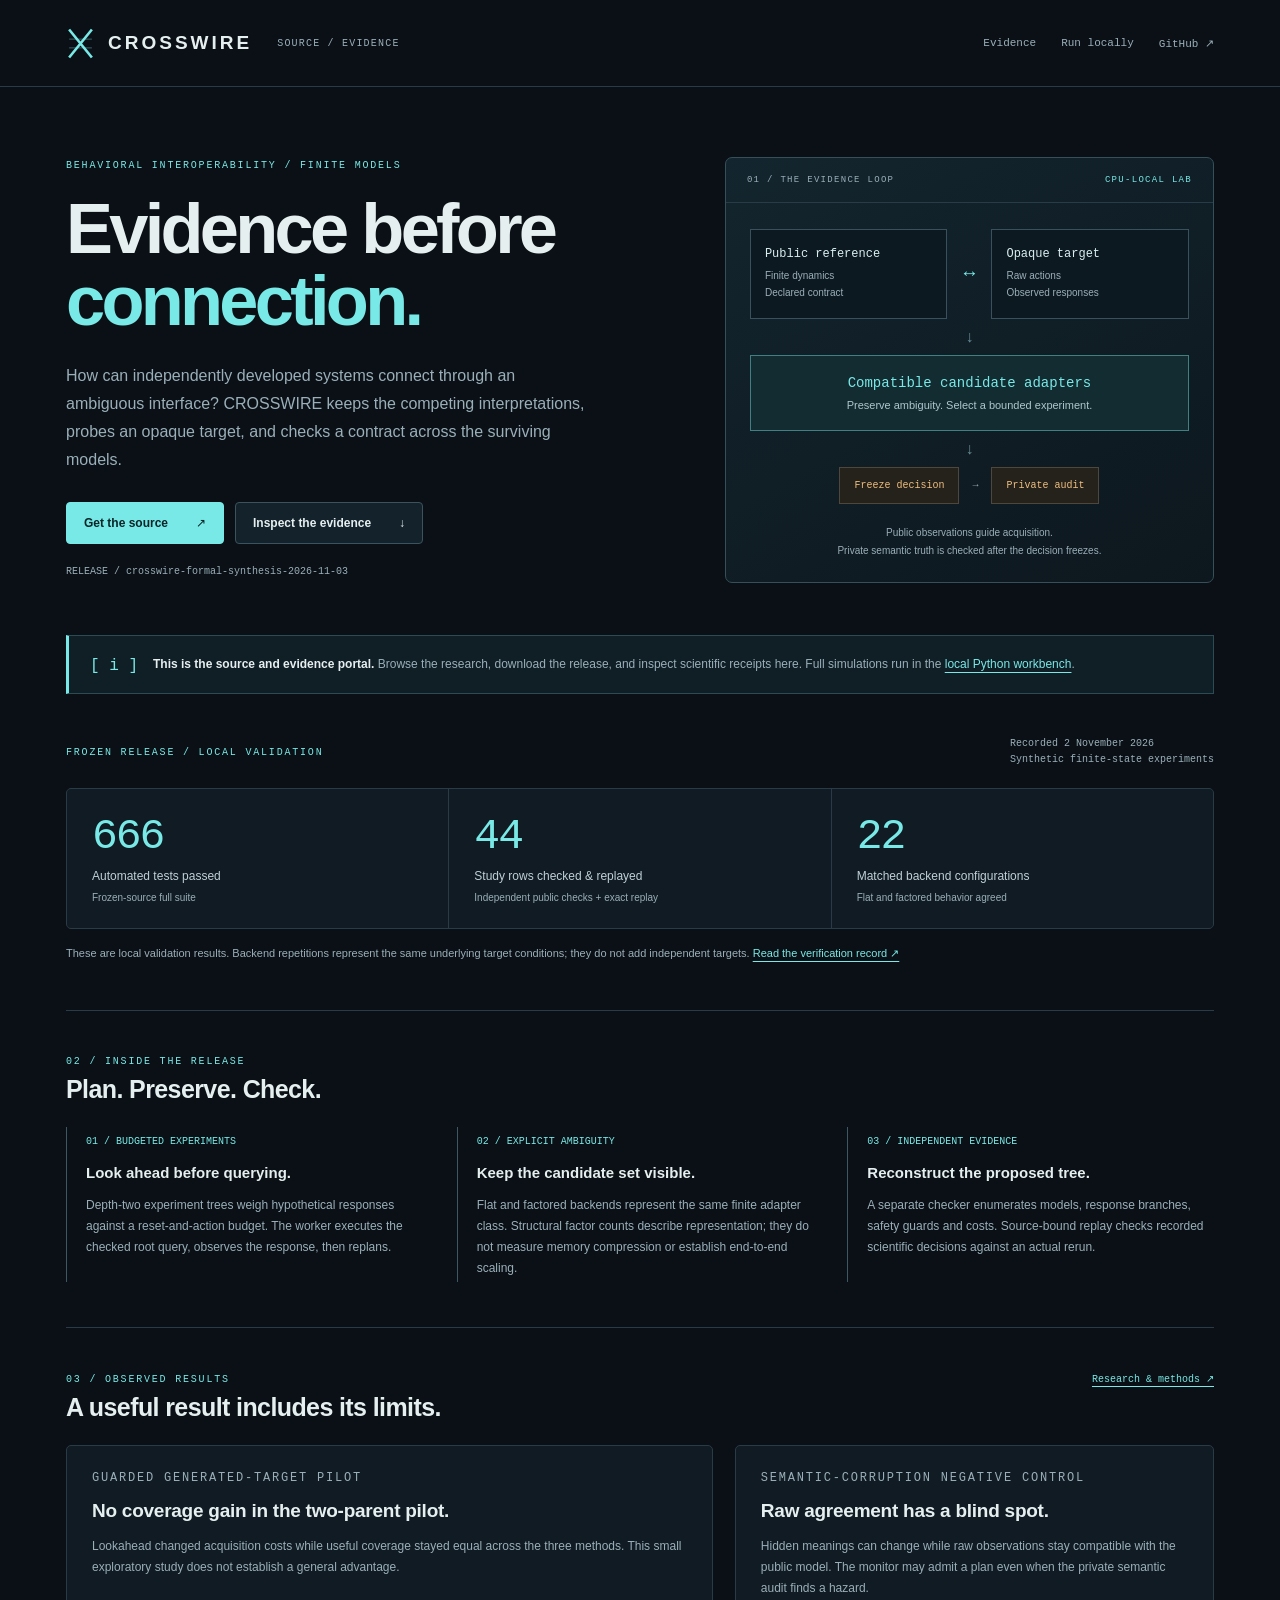
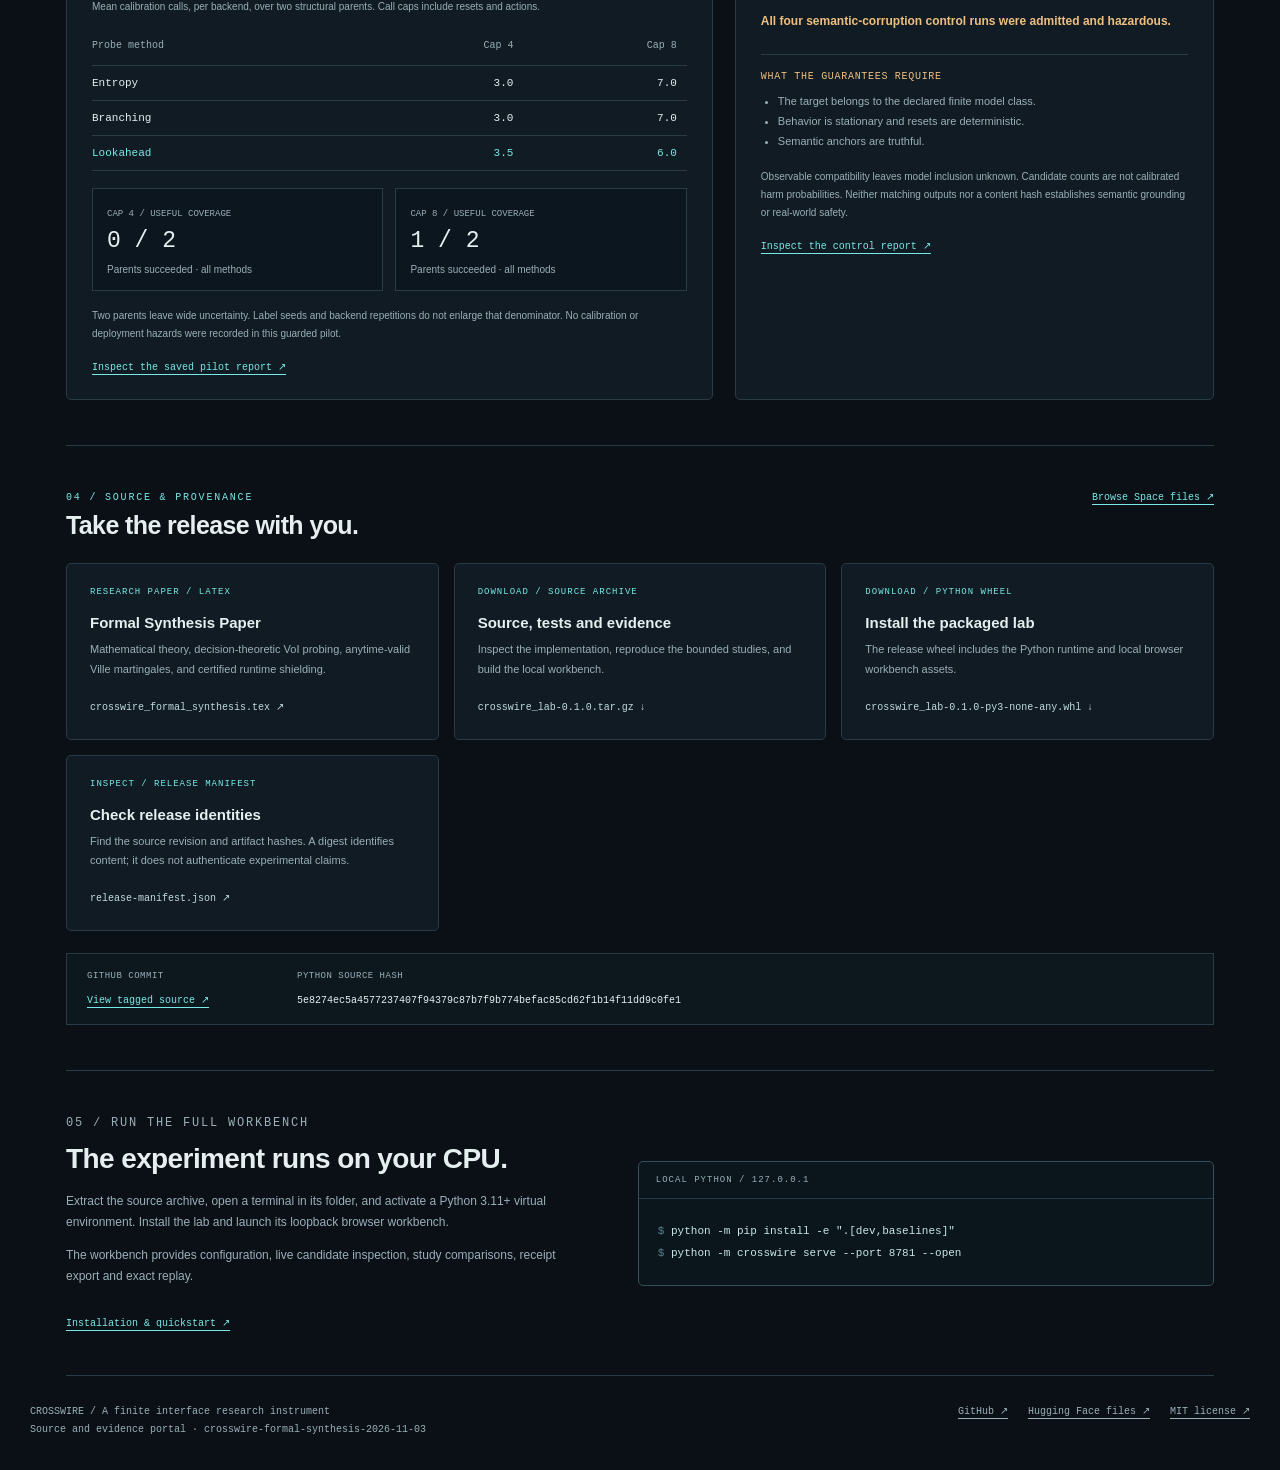
<file: publication/index.html>
<!doctype html>
<html lang="en">
<head>
  <meta charset="utf-8">
  <meta name="viewport" content="width=device-width, initial-scale=1">
  <meta name="color-scheme" content="dark">
  <meta name="description" content="CROSSWIRE source, scientific receipts and bounded experimental evidence for behavioral interoperability under ambiguous black-box interfaces.">
  <title>CROSSWIRE · Source &amp; evidence</title>
  <style>
    :root{color-scheme:dark;--bg:#0a1015;--panel:#101b23;--line:#293b46;--ink:#e6eff0;--muted:#9aafb9;--cyan:#78e9e6;--amber:#efbf80;--mono:Consolas,"Liberation Mono",monospace;font-family:"Segoe UI",Arial,sans-serif;color:var(--ink);background:var(--bg);font-synthesis:none}
    *{box-sizing:border-box}body{margin:0}a{color:var(--cyan);text-decoration-thickness:1px;text-underline-offset:4px}a:hover{color:#bbfffd}a:focus-visible,summary:focus-visible{outline:2px solid var(--cyan);outline-offset:5px}svg{display:block;max-width:100%}h1,h2,h3,p{margin-top:0}h1,h2,h3{font-weight:600}p{line-height:1.75}::selection{background:#285359;color:#fff}
    .wrap{max-width:1220px;margin:0 auto;padding:0 36px}.skip{position:absolute;left:20px;top:-80px;z-index:10;background:var(--panel);padding:14px}.skip:focus{top:12px}.masthead{border-bottom:1px solid var(--line)}.masthead-inner{min-height:86px;display:flex;align-items:center;justify-content:space-between;gap:24px}.brand{display:flex;align-items:center;gap:13px;color:var(--ink);text-decoration:none;font-size:19px;font-weight:750;letter-spacing:3px}.brand svg{width:29px;height:35px;color:var(--cyan)}.brand small{color:var(--muted);font:10px var(--mono);letter-spacing:1.2px;font-weight:400;margin-left:12px}.nav{display:flex;gap:25px;font:11px var(--mono)}.nav a{color:var(--muted);text-decoration:none}.nav a:hover{color:var(--cyan)}
    .eyebrow{font:10px var(--mono);letter-spacing:1.8px;color:var(--cyan);text-transform:uppercase}.hero{padding:70px 0 52px;display:grid;grid-template-columns:1.2fr 1fr;align-items:center;gap:72px}.hero h1{font-size:clamp(48px,5.5vw,77px);line-height:1.02;letter-spacing:-3.7px;margin:22px 0 25px}.hero h1 em{font-style:normal;color:var(--cyan)}.hero-copy{font-size:16px;color:var(--muted);max-width:525px;margin-bottom:28px}.actions{display:flex;gap:11px;flex-wrap:wrap}.button{display:inline-flex;align-items:center;justify-content:space-between;gap:28px;border:1px solid #3a535e;border-radius:4px;padding:13px 17px;font-size:12px;font-weight:650;text-decoration:none;color:var(--ink);background:#13222b}.button:hover{border-color:var(--cyan);background:#1c303a;color:var(--ink)}.button.primary{background:var(--cyan);border-color:var(--cyan);color:#092528}.button.primary:hover{background:#a8fffc}.release-tag{font:10px var(--mono);color:var(--muted);margin:19px 0 0;line-height:1.7;overflow-wrap:anywhere}
    .instrument{border:1px solid #35505a;background:linear-gradient(150deg,#13252e,#0d171e);border-radius:7px;overflow:hidden;position:relative}.instrument-head{padding:17px 21px;border-bottom:1px solid var(--line);display:flex;align-items:center;justify-content:space-between;gap:15px;font:9px var(--mono);letter-spacing:1.3px;color:var(--muted)}.instrument-head b{font-weight:400;color:var(--cyan)}.instrument-body{padding:26px 24px 22px}.flow-pair{display:grid;grid-template-columns:1fr 28px 1fr;align-items:center;gap:8px}.flow-box{border:1px solid #38515c;padding:17px 14px;background:#0d1921;min-width:0}.flow-box strong{font:12px var(--mono);font-weight:400;display:block;color:#d8eeef}.flow-box span{display:block;color:var(--muted);font-size:10px;line-height:1.65;margin-top:7px}.flow-arrow{color:var(--cyan);text-align:center;font:19px var(--mono)}.flow-down{height:36px;display:flex;justify-content:center;align-items:center;color:#668c96}.belief{border:1px solid #408080;padding:19px 16px;text-align:center;background:#132c32}.belief strong{display:block;font:14px var(--mono);color:var(--cyan);font-weight:400}.belief span{display:block;color:#aec7ce;font-size:11px;margin-top:8px}.audit-flow{display:flex;justify-content:center;align-items:center;gap:13px;font:10px var(--mono);line-height:1.5}.audit-flow span{border:1px solid #4f473b;color:var(--amber);background:#25221c;padding:10px 14px}.audit-flow b{font-weight:400;color:var(--muted)}.instrument-note{margin:20px 0 0;color:var(--muted);font-size:10px;line-height:1.8;text-align:center}
    .portal-note{display:flex;align-items:flex-start;gap:15px;padding:18px 21px;border:1px solid #2c4c55;border-left:3px solid var(--cyan);background:#101e26;color:var(--muted);font-size:12px;line-height:1.75}.portal-note strong{color:var(--ink);font-weight:600}.portal-note .note-mark{color:var(--cyan);font:16px var(--mono);padding-top:3px}.portal-note p{margin:0}.validation{padding:42px 0 47px;border-bottom:1px solid var(--line)}.validation-head{display:flex;justify-content:space-between;gap:20px;align-items:center;margin-bottom:20px}.validation-head p{margin:0}.small-label{font:10px var(--mono);color:var(--muted);line-height:1.6}.metrics{display:grid;grid-template-columns:repeat(3,1fr);border:1px solid var(--line);border-radius:5px;overflow:hidden;background:var(--line);gap:1px}.metric{background:var(--panel);padding:23px 25px}.metric strong{display:block;font:43px var(--mono);letter-spacing:-2px;font-weight:400;color:var(--cyan)}.metric span{display:block;font-size:12px;margin-top:8px;color:#c0d0d6}.metric small{display:block;font-size:10px;color:var(--muted);margin-top:7px;line-height:1.5}.validation-foot{margin:15px 0 0;font-size:11px;color:var(--muted)}
    section.content{padding:45px 0;border-bottom:1px solid var(--line)}.section-heading{display:flex;align-items:baseline;justify-content:space-between;gap:24px;margin-bottom:23px}.section-heading h2{font-size:25px;letter-spacing:-.6px;margin:8px 0 0}.section-heading .eyebrow{margin-bottom:8px}.section-heading>a{font:10px var(--mono);white-space:nowrap}.capabilities{display:grid;grid-template-columns:repeat(3,minmax(0,1fr));gap:24px}.capability{padding:3px 0 3px 19px;border-left:1px solid #3b5863;min-width:0}.capability .index{font:10px var(--mono);color:var(--cyan)}.capability h3{font-size:15px;line-height:1.5;margin:14px 0 10px}.capability p{font-size:12px;color:var(--muted);margin-bottom:0}.evidence-grid{display:grid;grid-template-columns:1.35fr 1fr;gap:22px}.card{background:var(--panel);border:1px solid var(--line);border-radius:5px;padding:25px;min-width:0}.card h3{font-size:19px;letter-spacing:-.25px;line-height:1.4;margin:13px 0 12px}.card p{color:var(--muted);font-size:12px}.finding{color:var(--amber)!important}.finding strong{font-weight:600}.table-wrap{overflow-x:auto;margin:20px 0 17px}table{width:100%;border-collapse:collapse;text-align:left;font-size:11px}caption{text-align:left;color:var(--muted);font-size:10px;line-height:1.7;padding-bottom:12px}th,td{padding:11px 10px;border-bottom:1px solid var(--line)}th{font:10px var(--mono);font-weight:400;color:var(--muted);line-height:1.6}th:first-child,td:first-child{padding-left:0}td{font-family:var(--mono)}th:not(:first-child),td:not(:first-child){text-align:right}.highlight-row td{color:var(--cyan)}.coverage{display:grid;grid-template-columns:1fr 1fr;gap:12px}.coverage>div{padding:13px 14px;border:1px solid var(--line);background:#0c161e}.coverage span{font:9px var(--mono);color:var(--muted)}.coverage b{display:block;font:23px var(--mono);font-weight:400;color:var(--ink);margin:8px 0 5px}.coverage small{font-size:10px;color:var(--muted)}.fineprint{font-size:10px!important;line-height:1.8!important;margin:16px 0 0}.boundary{border-top:1px solid var(--line);padding-top:16px;margin-top:22px}.boundary h4{font:10px var(--mono);color:var(--amber);font-weight:400;letter-spacing:.7px;margin:0 0 10px}.boundary ul{padding-left:17px;color:var(--muted);font-size:11px;line-height:1.8;margin:0}.card-link{display:inline-block;font:10px var(--mono);margin-top:18px}
    .resources{display:grid;grid-template-columns:repeat(3,minmax(0,1fr));gap:15px}.resource{display:flex;flex-direction:column;align-items:flex-start;padding:23px;border:1px solid var(--line);border-radius:5px;text-decoration:none;background:#101b23;color:var(--ink);min-width:0}.resource:hover{border-color:#59868e;background:#14232c;color:var(--ink)}.resource .resource-type{font:9px var(--mono);letter-spacing:1px;color:var(--cyan)}.resource h3{font-size:15px;margin:17px 0 9px}.resource p{font-size:11px;color:var(--muted);margin:0 0 20px}.resource .resource-action{font:10px var(--mono);margin-top:auto;color:#c3dce1;line-height:1.7;overflow-wrap:anywhere}.local-grid{display:grid;grid-template-columns:1fr 1.1fr;gap:48px;align-items:center}.local-grid h2{font-size:28px;letter-spacing:-.6px;margin:13px 0 16px}.local-grid p{font-size:12px;color:var(--muted)}.terminal{border:1px solid #35505c;border-radius:5px;overflow:hidden;background:#0b151c;min-width:0}.terminal-head{font:9px var(--mono);letter-spacing:1px;color:var(--muted);padding:13px 17px;border-bottom:1px solid var(--line)}pre{margin:0;padding:21px 19px;overflow:auto;font:11px/2 var(--mono);color:#c7e7e8;tab-size:2}.prompt{color:#5a858e;user-select:none}.provenance{margin-top:22px;padding:17px 20px;border:1px solid var(--line);display:flex;gap:15px 30px;flex-wrap:wrap;background:#0d171e}.provenance .label{font:9px var(--mono);color:var(--muted);letter-spacing:.5px;display:block;margin-bottom:8px}.provenance .value{font:10px var(--mono);overflow-wrap:anywhere}.provenance>div{min-width:0}.provenance .source{flex:1 1 360px}.provenance .commit{flex:0 1 180px}.footer{padding:27px 0 32px;display:flex;justify-content:space-between;gap:20px;color:var(--muted);font:10px/1.8 var(--mono)}.footer p{margin:0}.footer-links{display:flex;gap:20px;flex-wrap:wrap}.footer a{color:var(--muted)}
    @media(max-width:1000px){.hero{gap:35px}.hero h1{font-size:59px}.brand small{display:none}.instrument-body{padding:22px 17px}.flow-box{padding:14px 10px}.evidence-grid{grid-template-columns:1.15fr 1fr}.card{padding:21px}.local-grid{gap:28px}}
    @media(max-width:760px){.wrap{padding:0 22px}.masthead-inner{min-height:73px}.brand{font-size:16px;letter-spacing:2px}.brand svg{width:23px;height:29px}.nav{gap:17px;font-size:10px}.nav .nav-evidence{display:none}.hero{grid-template-columns:1fr;gap:32px;padding:42px 0 30px}.hero h1{font-size:clamp(47px,10vw,66px);letter-spacing:-2.5px}.hero-copy{font-size:14px;max-width:none}.instrument{max-width:530px;width:100%}.instrument-body{padding:23px}.flow-box{padding:16px}.portal-note{padding:16px;gap:12px;font-size:11px}.validation{padding:32px 0}.validation-head{align-items:flex-start;gap:14px}.validation-head .small-label{text-align:right;font-size:9px}.metric{padding:18px 13px}.metric strong{font-size:34px}.metric span{font-size:10px;line-height:1.5}.metric small{font-size:9px}.capabilities{grid-template-columns:1fr;gap:25px}.capability{padding-left:17px}.capability h3{margin-top:10px}.evidence-grid,.local-grid{grid-template-columns:1fr;gap:18px}.resources{grid-template-columns:1fr}.resource{padding:22px}.resource p{margin-bottom:15px}.section-heading{align-items:flex-start;gap:16px}.section-heading h2{font-size:23px}.section-heading>a{white-space:normal;max-width:100px;line-height:1.8;text-align:right}section.content{padding:32px 0}.local-grid{gap:22px}.local-grid h2{font-size:25px}.footer{flex-direction:column;gap:15px}.card{padding:22px}.provenance{padding:17px}.provenance .source{flex-basis:100%}.provenance .commit{flex-basis:100%}}
    @media(max-width:380px){.wrap{padding:0 17px}.nav{gap:12px}.brand{font-size:14px}.brand svg{width:20px}.hero h1{font-size:47px}.metric{padding:16px 10px}.metric strong{font-size:30px}.instrument-body{padding:18px}.flow-box{padding:13px 10px}.audit-flow{gap:9px}.audit-flow span{padding:9px 11px}}
    .portal-note .note-mark{white-space:nowrap;flex-shrink:0}
  </style>
</head>
<body>
  <a class="skip" href="#main">Skip to content</a>
  <header class="masthead">
    <div class="wrap masthead-inner">
      <a class="brand" href="#main" aria-label="CROSSWIRE source and evidence home">
        <svg viewBox="0 0 32 40" aria-hidden="true"><path d="M3 4 29 36M29 4 3 36" fill="none" stroke="currentColor" stroke-width="3"/><path d="M3 15h26M3 25h26" fill="none" stroke="currentColor" stroke-width="1" opacity=".45"/></svg>
        CROSSWIRE <small>SOURCE / EVIDENCE</small>
      </a>
      <nav class="nav" aria-label="Main navigation">
        <a class="nav-evidence" href="#evidence">Evidence</a>
        <a href="#run-locally">Run locally</a>
        <a href="https://github.com/kai9987kai/CROSSWIRE" target="_blank" rel="noopener noreferrer">GitHub ↗</a>
      </nav>
    </div>
  </header>
  <main class="wrap" id="main">
    <section class="hero" aria-labelledby="hero-title">
      <div>
        <p class="eyebrow">Behavioral interoperability / finite models</p>
        <h1 id="hero-title">Evidence before<br><em>connection.</em></h1>
        <p class="hero-copy">How can independently developed systems connect through an ambiguous interface? CROSSWIRE keeps the competing interpretations, probes an opaque target, and checks a contract across the surviving models.</p>
        <div class="actions">
          <a class="button primary" href="https://github.com/kai9987kai/CROSSWIRE" target="_blank" rel="noopener noreferrer">Get the source <span aria-hidden="true">↗</span></a>
          <a class="button" href="#evidence">Inspect the evidence <span aria-hidden="true">↓</span></a>
        </div>
        <p class="release-tag">RELEASE / crosswire-formal-synthesis-2026-11-03</p>
      </div>
      <aside class="instrument" aria-label="Illustrated finite evidence workflow">
        <div class="instrument-head"><span>01 / THE EVIDENCE LOOP</span><b>CPU-LOCAL LAB</b></div>
        <div class="instrument-body">
          <div class="flow-pair">
            <div class="flow-box"><strong>Public reference</strong><span>Finite dynamics<br>Declared contract</span></div>
            <div class="flow-arrow" aria-hidden="true">↔</div>
            <div class="flow-box"><strong>Opaque target</strong><span>Raw actions<br>Observed responses</span></div>
          </div>
          <div class="flow-down" aria-hidden="true">↓</div>
          <div class="belief"><strong>Compatible candidate adapters</strong><span>Preserve ambiguity. Select a bounded experiment.</span></div>
          <div class="flow-down" aria-hidden="true">↓</div>
          <div class="audit-flow"><span>Freeze decision</span><b aria-hidden="true">→</b><span>Private audit</span></div>
          <p class="instrument-note">Public observations guide acquisition.<br>Private semantic truth is checked after the decision freezes.</p>
        </div>
      </aside>
    </section>

    <div class="portal-note" role="note">
      <span class="note-mark" aria-hidden="true">[ i ]</span>
      <p><strong>This is the source and evidence portal.</strong> Browse the research, download the release, and inspect scientific receipts here. Full simulations run in the <a href="#run-locally">local Python workbench</a>.</p>
    </div>

    <section class="validation" aria-labelledby="validation-title">
      <div class="validation-head">
        <p class="eyebrow" id="validation-title">Frozen release / local validation</p>
        <p class="small-label">Recorded 2 November 2026<br>Synthetic finite-state experiments</p>
      </div>
      <div class="metrics">
        <div class="metric"><strong>666</strong><span>Automated tests passed</span><small>Frozen-source full suite</small></div>
        <div class="metric"><strong>44</strong><span>Study rows checked &amp; replayed</span><small>Independent public checks + exact replay</small></div>
        <div class="metric"><strong>22</strong><span>Matched backend configurations</span><small>Flat and factored behavior agreed</small></div>
      </div>
      <p class="validation-foot">These are local validation results. Backend repetitions represent the same underlying target conditions; they do not add independent targets. <a href="https://github.com/kai9987kai/CROSSWIRE/blob/crosswire-formal-synthesis-2026-11-03/docs/verification-budgeted-experiments.md" target="_blank" rel="noopener noreferrer">Read the verification record ↗</a></p>
    </section>

    <section class="content" aria-labelledby="capabilities-title">
      <div class="section-heading"><div><p class="eyebrow">02 / INSIDE THE RELEASE</p><h2 id="capabilities-title">Plan. Preserve. Check.</h2></div></div>
      <div class="capabilities">
        <article class="capability"><span class="index">01 / BUDGETED EXPERIMENTS</span><h3>Look ahead before querying.</h3><p>Depth-two experiment trees weigh hypothetical responses against a reset-and-action budget. The worker executes the checked root query, observes the response, then replans.</p></article>
        <article class="capability"><span class="index">02 / EXPLICIT AMBIGUITY</span><h3>Keep the candidate set visible.</h3><p>Flat and factored backends represent the same finite adapter class. Structural factor counts describe representation; they do not measure memory compression or establish end-to-end scaling.</p></article>
        <article class="capability"><span class="index">03 / INDEPENDENT EVIDENCE</span><h3>Reconstruct the proposed tree.</h3><p>A separate checker enumerates models, response branches, safety guards and costs. Source-bound replay checks recorded scientific decisions against an actual rerun.</p></article>
      </div>
    </section>

    <section class="content" id="evidence" aria-labelledby="evidence-title">
      <div class="section-heading"><div><p class="eyebrow">03 / OBSERVED RESULTS</p><h2 id="evidence-title">A useful result includes its limits.</h2></div><a href="https://github.com/kai9987kai/CROSSWIRE/blob/crosswire-formal-synthesis-2026-11-03/research/2026-11-01-budgeted-experiments.md" target="_blank" rel="noopener noreferrer">Research &amp; methods ↗</a></div>
      <div class="evidence-grid">
        <article class="card">
          <p class="eyebrow">GUARDED GENERATED-TARGET PILOT</p>
          <h3>No coverage gain in the two-parent pilot.</h3>
          <p>Lookahead changed acquisition costs while useful coverage stayed equal across the three methods. This small exploratory study does not establish a general advantage.</p>
          <div class="table-wrap">
            <table>
              <caption>Mean calibration calls, per backend, over two structural parents. Call caps include resets and actions.</caption>
              <thead><tr><th scope="col">Probe method</th><th scope="col">Cap 4</th><th scope="col">Cap 8</th></tr></thead>
              <tbody><tr><td>Entropy</td><td>3.0</td><td>7.0</td></tr><tr><td>Branching</td><td>3.0</td><td>7.0</td></tr><tr class="highlight-row"><td>Lookahead</td><td>3.5</td><td>6.0</td></tr></tbody>
            </table>
          </div>
          <div class="coverage"><div><span>CAP 4 / USEFUL COVERAGE</span><b>0 / 2</b><small>Parents succeeded · all methods</small></div><div><span>CAP 8 / USEFUL COVERAGE</span><b>1 / 2</b><small>Parents succeeded · all methods</small></div></div>
          <p class="fineprint">Two parents leave wide uncertainty. Label seeds and backend repetitions do not enlarge that denominator. No calibration or deployment hazards were recorded in this guarded pilot.</p>
          <a class="card-link" href="https://github.com/kai9987kai/CROSSWIRE/blob/crosswire-formal-synthesis-2026-11-03/reports/budgeted-planning-pilot.md" target="_blank" rel="noopener noreferrer">Inspect the saved pilot report ↗</a>
        </article>
        <article class="card">
          <p class="eyebrow">SEMANTIC-CORRUPTION NEGATIVE CONTROL</p>
          <h3>Raw agreement has a blind spot.</h3>
          <p>Hidden meanings can change while raw observations stay compatible with the public model. The monitor may admit a plan even when the private semantic audit finds a hazard.</p>
          <p class="finding"><strong>All four semantic-corruption control runs were admitted and hazardous.</strong></p>
          <div class="boundary"><h4>WHAT THE GUARANTEES REQUIRE</h4><ul><li>The target belongs to the declared finite model class.</li><li>Behavior is stationary and resets are deterministic.</li><li>Semantic anchors are truthful.</li></ul></div>
          <p class="fineprint">Observable compatibility leaves model inclusion unknown. Candidate counts are not calibrated harm probabilities. Neither matching outputs nor a content hash establishes semantic grounding or real-world safety.</p>
          <a class="card-link" href="https://github.com/kai9987kai/CROSSWIRE/blob/crosswire-formal-synthesis-2026-11-03/reports/budgeted-planning-controls.md" target="_blank" rel="noopener noreferrer">Inspect the control report ↗</a>
        </article>
      </div>
    </section>

    <section class="content" id="source" aria-labelledby="source-title">
      <div class="section-heading"><div><p class="eyebrow">04 / SOURCE &amp; PROVENANCE</p><h2 id="source-title">Take the release with you.</h2></div><a href="https://huggingface.co/spaces/Kai9987kai/CROSSWIRE/tree/main" target="_blank" rel="noopener noreferrer">Browse Space files ↗</a></div>
      <div class="resources">
        <a class="resource" href="https://github.com/kai9987kai/CROSSWIRE/blob/main/paper/crosswire_formal_synthesis.tex" target="_blank" rel="noopener noreferrer"><span class="resource-type">RESEARCH PAPER / LATEX</span><h3>Formal Synthesis Paper</h3><p>Mathematical theory, decision-theoretic VoI probing, anytime-valid Ville martingales, and certified runtime shielding.</p><span class="resource-action">crosswire_formal_synthesis.tex ↗</span></a>
        <a class="resource" href="https://huggingface.co/spaces/Kai9987kai/CROSSWIRE/resolve/crosswire-formal-synthesis-2026-11-03/artifacts/crosswire_lab-0.1.0.tar.gz" target="_blank" rel="noopener noreferrer"><span class="resource-type">DOWNLOAD / SOURCE ARCHIVE</span><h3>Source, tests and evidence</h3><p>Inspect the implementation, reproduce the bounded studies, and build the local workbench.</p><span class="resource-action">crosswire_lab-0.1.0.tar.gz ↓</span></a>
        <a class="resource" href="https://huggingface.co/spaces/Kai9987kai/CROSSWIRE/resolve/crosswire-formal-synthesis-2026-11-03/artifacts/crosswire_lab-0.1.0-py3-none-any.whl" target="_blank" rel="noopener noreferrer"><span class="resource-type">DOWNLOAD / PYTHON WHEEL</span><h3>Install the packaged lab</h3><p>The release wheel includes the Python runtime and local browser workbench assets.</p><span class="resource-action">crosswire_lab-0.1.0-py3-none-any.whl ↓</span></a>
        <a class="resource" href="https://huggingface.co/spaces/Kai9987kai/CROSSWIRE/resolve/crosswire-formal-synthesis-2026-11-03/release-manifest.json" target="_blank" rel="noopener noreferrer"><span class="resource-type">INSPECT / RELEASE MANIFEST</span><h3>Check release identities</h3><p>Find the source revision and artifact hashes. A digest identifies content; it does not authenticate experimental claims.</p><span class="resource-action">release-manifest.json ↗</span></a>
      </div>
      <div class="provenance" aria-label="Release provenance">
        <div class="commit"><span class="label">GITHUB COMMIT</span><a class="value" id="release-commit" href="https://github.com/kai9987kai/CROSSWIRE/tree/crosswire-formal-synthesis-2026-11-03" target="_blank" rel="noopener noreferrer">View tagged source ↗</a></div>
        <div class="source"><span class="label">PYTHON SOURCE HASH</span><span class="value" id="release-source">5e8274ec5a4577237407f94379c87b7f9b774befac85cd62f1b14f11dd9c0fe1</span></div>
      </div>
    </section>

    <section class="content" id="run-locally" aria-labelledby="local-title">
      <div class="local-grid">
        <div><p class="eyebrow">05 / RUN THE FULL WORKBENCH</p><h2 id="local-title">The experiment runs on your CPU.</h2><p>Extract the source archive, open a terminal in its folder, and activate a Python 3.11+ virtual environment. Install the lab and launch its loopback browser workbench.</p><p>The workbench provides configuration, live candidate inspection, study comparisons, receipt export and exact replay.</p><a class="card-link" href="https://github.com/kai9987kai/CROSSWIRE/tree/crosswire-formal-synthesis-2026-11-03#quickstart" target="_blank" rel="noopener noreferrer">Installation &amp; quickstart ↗</a></div>
        <div class="terminal"><div class="terminal-head">LOCAL PYTHON / 127.0.0.1</div><pre><code><span class="prompt">$ </span>python -m pip install -e ".[dev,baselines]"
<span class="prompt">$ </span>python -m crosswire serve --port 8781 --open</code></pre></div>
      </div>
    </section>
  </main>
  <footer class="wrap footer"><p>CROSSWIRE / A finite interface research instrument<br>Source and evidence portal · crosswire-formal-synthesis-2026-11-03</p><div class="footer-links"><a href="https://github.com/kai9987kai/CROSSWIRE" target="_blank" rel="noopener noreferrer">GitHub ↗</a><a href="https://huggingface.co/spaces/Kai9987kai/CROSSWIRE/tree/main" target="_blank" rel="noopener noreferrer">Hugging Face files ↗</a><a href="https://github.com/kai9987kai/CROSSWIRE/blob/crosswire-formal-synthesis-2026-11-03/LICENSE" target="_blank" rel="noopener noreferrer">MIT license ↗</a></div></footer>
  <script>
    (() => {
      const controller = new AbortController();
      const timer = setTimeout(() => controller.abort(), 6000);
      fetch('https://huggingface.co/spaces/Kai9987kai/CROSSWIRE/resolve/crosswire-formal-synthesis-2026-11-03/release-manifest.json', {
        cache: 'no-store', credentials: 'omit', signal: controller.signal
      }).then(response => response.ok ? response.json() : null).then(manifest => {
        if (!manifest || typeof manifest !== 'object') return;
        const commit = manifest.github_commit || manifest.git_commit || manifest.commit || manifest.github?.commit || manifest.git?.commit;
        const source = manifest.source_hash || manifest.python_source_hash || manifest.source?.hash;
        if (typeof commit === 'string' && /^[0-9a-f]{40,64}$/i.test(commit)) {
          const link = document.getElementById('release-commit');
          link.textContent = commit.slice(0, 12) + ' ↗';
          link.href = 'https://github.com/kai9987kai/CROSSWIRE/commit/' + commit;
          link.title = commit;
        }
        if (typeof source === 'string' && /^[0-9a-f]{64}$/i.test(source)) {
          document.getElementById('release-source').textContent = source;
        }
      }).catch(() => {}).finally(() => clearTimeout(timer));
    })();
  </script>
</body>
</html>
</file>
